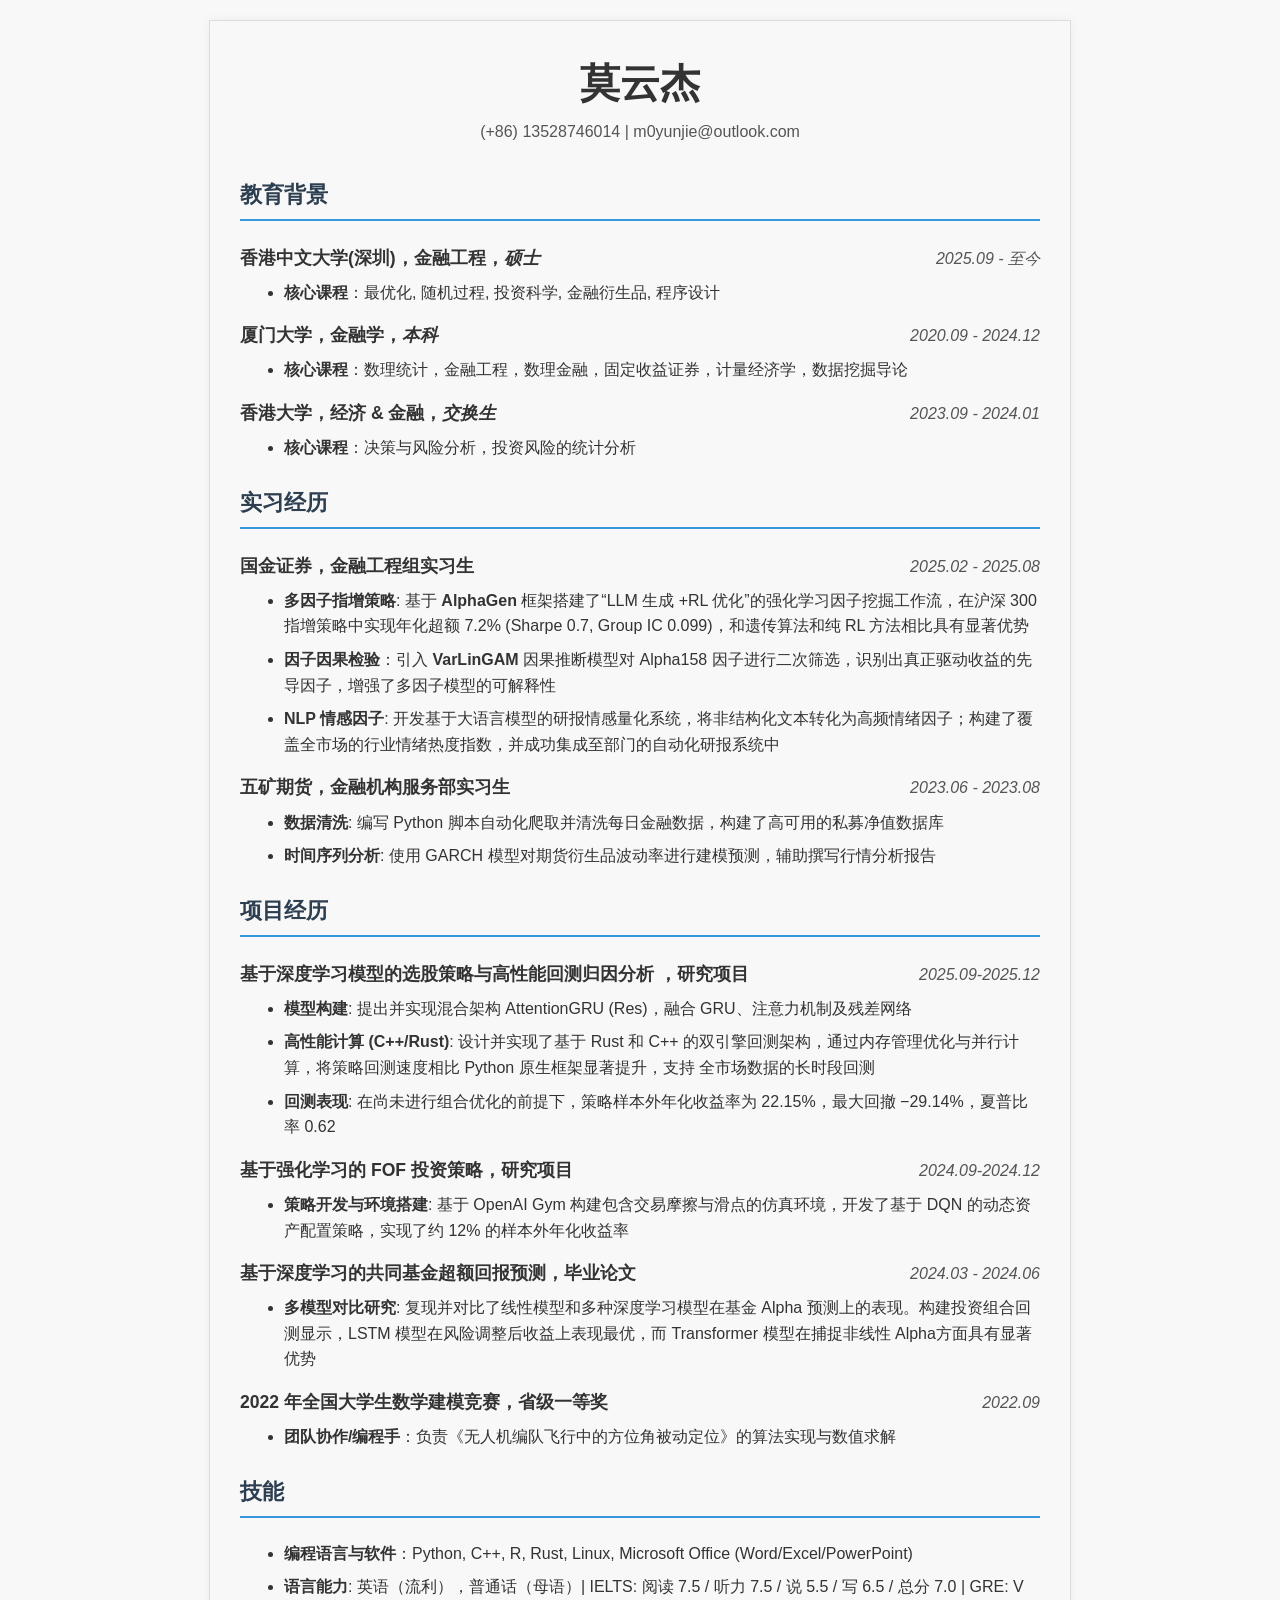
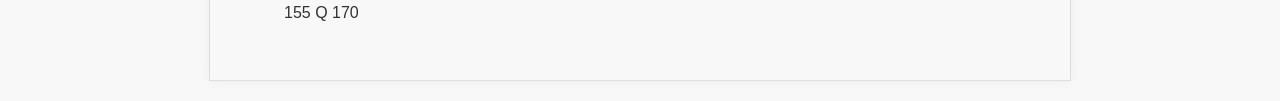
<file: index.html>
<!DOCTYPE html>
<html xmlns="http://www.w3.org/1999/xhtml" lang="" xml:lang="">
<head>
  <meta charset="utf-8" />
  <meta name="generator" content="pandoc" />
  <meta name="viewport" content="width=device-width, initial-scale=1.0, user-scalable=yes" />
  <title>resume</title>
  <link rel="stylesheet" href="resume.css">
</head>
<body>
<div class="header">
    <div class="name">莫云杰</div>
    <div class="contact-info">(+86) 13528746014 | m0yunjie@outlook.com</div>
</div>

<div class="section">
    <div class="section-title">教育背景</div>
    <div class="subsection">
        <div class="subsection-header">
            <div class="subsection-title"><b>香港中文大学(深圳)</b>，金融工程，<i>硕士</i></div>
            <div class="subsection-date">2025.09 - 至今</div>
        </div>
        <div class="subsection-content">
            <ul>
                <li><b>核心课程</b>：最优化, 随机过程, 投资科学, 金融衍生品, 程序设计</li>
            </ul>
        </div>
    </div>
    <div class="subsection">
        <div class="subsection-header">
            <div class="subsection-title"><b>厦门大学</b>，金融学，<i>本科</i></div>
            <div class="subsection-date">2020.09 - 2024.12</div>
        </div>
        <div class="subsection-content">
            <ul>
                <li><b>核心课程</b>：数理统计，金融工程，数理金融，固定收益证券，计量经济学，数据挖掘导论</li>
            </ul>
        </div>
    </div>
    <div class="subsection">
        <div class="subsection-header">
            <div class="subsection-title"><b>香港大学</b>，经济 & 金融，<i>交换生</i></div>
            <div class="subsection-date">2023.09 - 2024.01</div>
        </div>
        <div class="subsection-content">
            <ul>
                <li><b>核心课程</b>：决策与风险分析，投资风险的统计分析</li>
            </ul>
        </div>
    </div>
</div>

<div class="section">
    <div class="section-title">实习经历</div>
    <div class="subsection">
        <div class="subsection-header">
            <div class="subsection-title"><b>国金证券</b>，金融工程组实习生</div>
            <div class="subsection-date">2025.02 - 2025.08</div>
        </div>
        <div class="subsection-content">
            <ul>
                <li><b>多因子指增策略</b>: 基于 <b>AlphaGen</b> 框架搭建了“LLM 生成 +RL 优化”的强化学习因子挖掘工作流，在沪深 300 指增策略中实现年化超额 7.2% (Sharpe 0.7, Group IC 0.099)，和遗传算法和纯 RL 方法相比具有显著优势</li>
                <li><b>因子因果检验</b>：引入 <b>VarLinGAM</b> 因果推断模型对 Alpha158 因子进行二次筛选，识别出真正驱动收益的先导因子，增强了多因子模型的可解释性</li>
                <li><b>NLP 情感因子</b>: 开发基于大语言模型的研报情感量化系统，将非结构化文本转化为高频情绪因子；构建了覆盖全市场的行业情绪热度指数，并成功集成至部门的自动化研报系统中</li>
            </ul>
        </div>
    </div>
    <div class="subsection">
        <div class="subsection-header">
            <div class="subsection-title"><b>五矿期货</b>，金融机构服务部实习生</div>
            <div class="subsection-date">2023.06 - 2023.08</div>
        </div>
        <div class="subsection-content">
            <ul>
                <li><b>数据清洗</b>: 编写 Python 脚本自动化爬取并清洗每日金融数据，构建了高可用的私募净值数据库</li>
                <li><b>时间序列分析</b>: 使用 GARCH 模型对期货衍生品波动率进行建模预测，辅助撰写行情分析报告</li>
            </ul>
        </div>
    </div>
</div>

<div class="section">
    <div class="section-title">项目经历</div>
    <div class="subsection">
        <div class="subsection-header">
            <div class="subsection-title"><b> 基于深度学习模型的选股策略与高性能回测归因分析 </b>，研究项目  </div>
            <div class="subsection-date">2025.09-2025.12</div>
        </div>
        <div class="subsection-content">
            <ul>
                <li><b>模型构建</b>: 提出并实现混合架构 AttentionGRU (Res)，融合 GRU、注意力机制及残差网络</li>
                <li><b>高性能计算 (C++/Rust)</b>: 设计并实现了基于 Rust 和 C++ 的双引擎回测架构，通过内存管理优化与并行计算，将策略回测速度相比 Python 原生框架显著提升，支持 全市场数据的长时段回测</li>
                <li><b>回测表现</b>: 在尚未进行组合优化的前提下，策略样本外年化收益率为 22.15%，最大回撤 −29.14%，夏普比率 0.62</li>
            </ul>
        </div>
    </div>
    <div class="subsection">
        <div class="subsection-header">
            <div class="subsection-title"><b>基于强化学习的 FOF 投资策略</b>，研究项目  </div>
            <div class="subsection-date">2024.09-2024.12</div>
        </div>
        <div class="subsection-content">
            <ul>
                <li><b>策略开发与环境搭建</b>: 基于 OpenAI Gym 构建包含交易摩擦与滑点的仿真环境，开发了基于 DQN 的动态资产配置策略，实现了约 12% 的样本外年化收益率</li>
            </ul>
        </div>
    </div>
    <div class="subsection">
        <div class="subsection-header">
            <div class="subsection-title"><b>基于深度学习的共同基金超额回报预测</b>，毕业论文 </div>
            <div class="subsection-date">2024.03 - 2024.06</div>
        </div>
        <div class="subsection-content">
            <ul>
                <li><b>多模型对比研究</b>: 复现并对比了线性模型和多种深度学习模型在基金 Alpha 预测上的表现。构建投资组合回测显示，LSTM 模型在风险调整后收益上表现最优，而 Transformer 模型在捕捉非线性 Alpha方面具有显著优势</li>
            </ul>
        </div>
    </div>
    <div class="subsection">
        <div class="subsection-header">
            <div class="subsection-title"><b>2022 年全国大学生数学建模竞赛</b>，省级一等奖</div>
            <div class="subsection-date">2022.09</div>
        </div>
        <div class="subsection-content">
            <ul>
                <li><b>团队协作/编程手</b>：负责《无人机编队飞行中的方位角被动定位》的算法实现与数值求解</li>
            </ul>
        </div>
    </div>
</div>

<div class="section">
    <div class="section-title">技能</div>
    <div class="subsection-content">
        <ul>
            <li><b>编程语言与软件</b>：Python, C++, R, Rust, Linux, Microsoft Office (Word/Excel/PowerPoint)</li>
            <li><b>语言能力</b>: 英语（流利），普通话（母语）| IELTS: 阅读 7.5 / 听力 7.5 / 说 5.5 / 写 6.5 / 总分 7.0 | GRE: V 155 Q 170</li>
        </ul>
    </div>
</div>
</body>
</html>
</file>
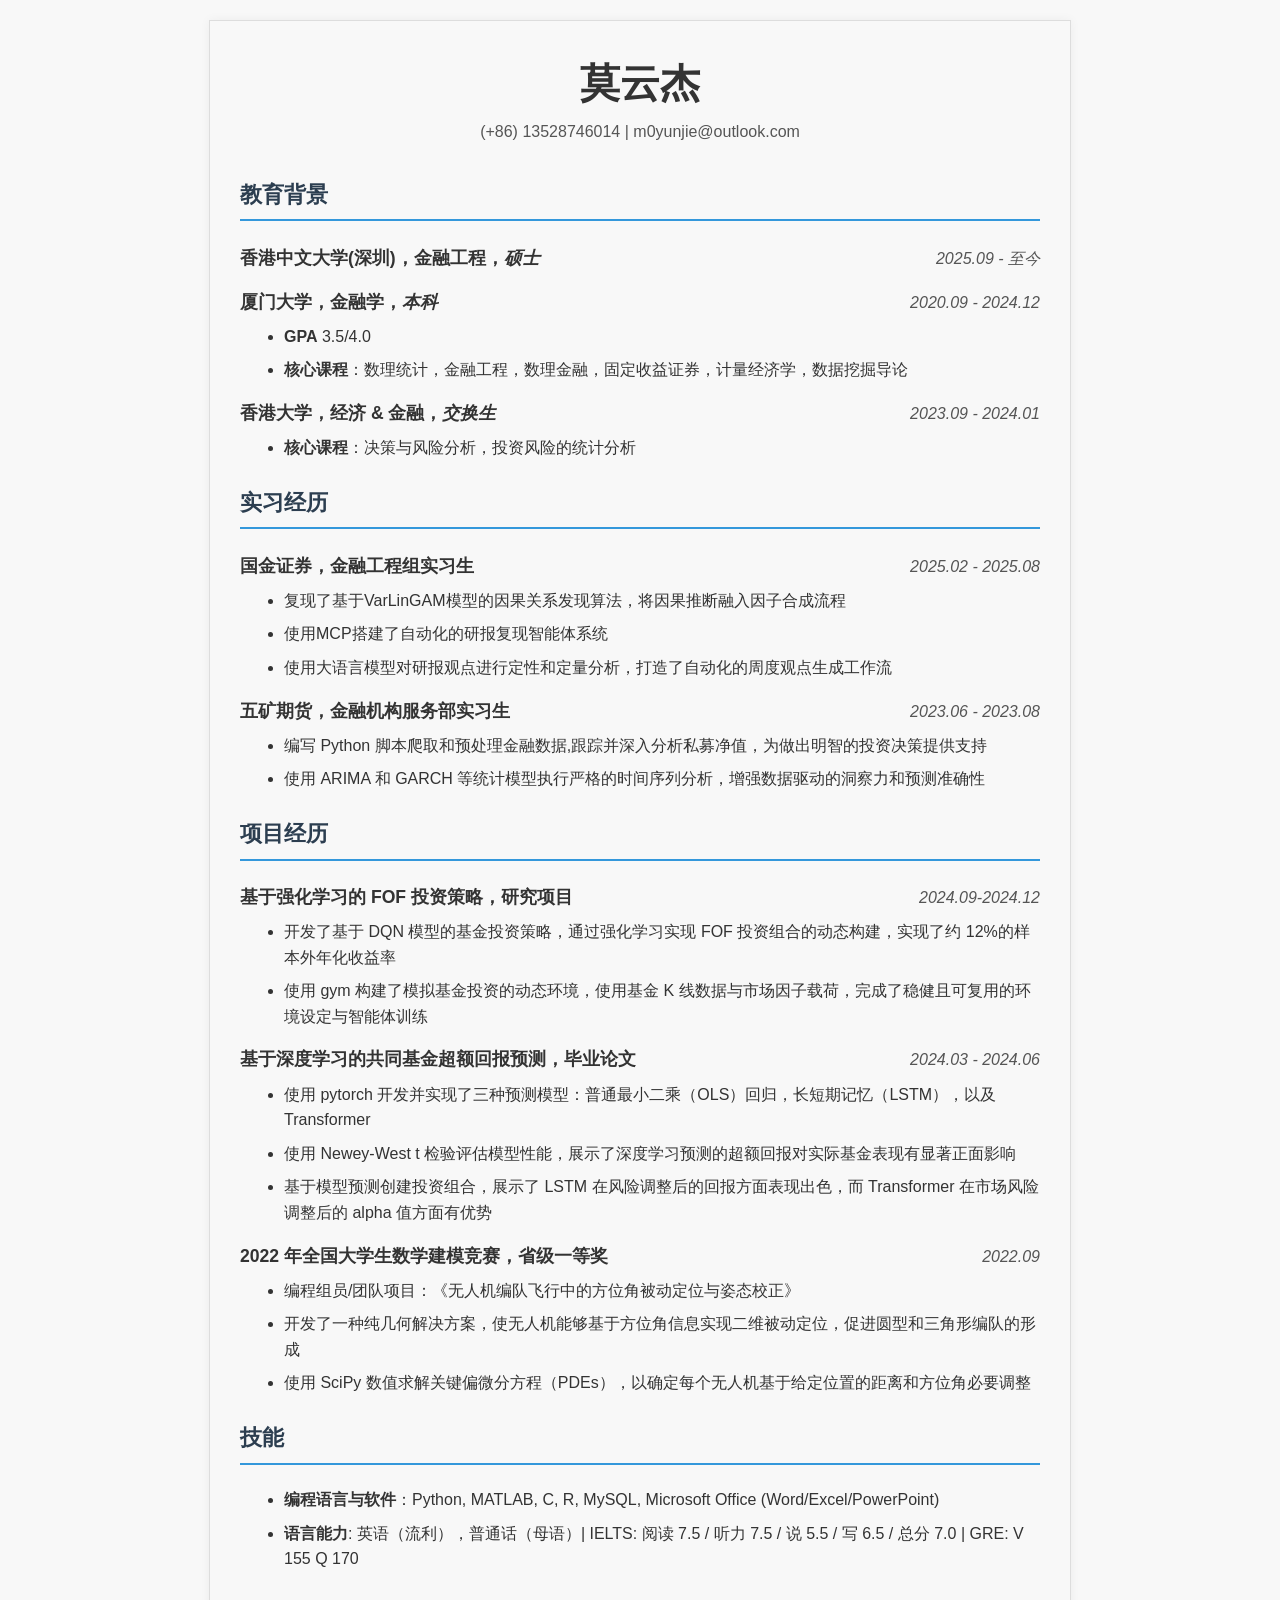
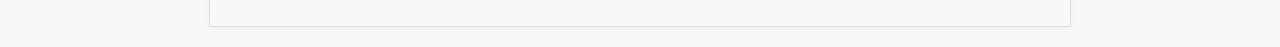
<file: resume.html>
<!DOCTYPE html>
<html xmlns="http://www.w3.org/1999/xhtml" lang="" xml:lang="">
<head>
  <meta charset="utf-8" />
  <meta name="generator" content="pandoc" />
  <meta name="viewport" content="width=device-width, initial-scale=1.0, user-scalable=yes" />
  <title>resume</title>
  <link rel="stylesheet" href="resume.css">
</head>
<body>
<div class="header">
    <div class="name">莫云杰</div>
    <div class="contact-info">(+86) 13528746014 | m0yunjie@outlook.com</div>
</div>

<div class="section">
    <div class="section-title">教育背景</div>
    <div class="subsection">
        <div class="subsection-header">
            <div class="subsection-title"><b>香港中文大学(深圳)</b>，金融工程，<i>硕士</i></div>
            <div class="subsection-date">2025.09 - 至今</div>
        </div>
    </div>
    <div class="subsection">
        <div class="subsection-header">
            <div class="subsection-title"><b>厦门大学</b>，金融学，<i>本科</i></div>
            <div class="subsection-date">2020.09 - 2024.12</div>
        </div>
        <div class="subsection-content">
            <ul>
                <li><b>GPA</b> 3.5/4.0</li>
                <li><b>核心课程</b>：数理统计，金融工程，数理金融，固定收益证券，计量经济学，数据挖掘导论</li>
            </ul>
        </div>
    </div>
    <div class="subsection">
        <div class="subsection-header">
            <div class="subsection-title"><b>香港大学</b>，经济 & 金融，<i>交换生</i></div>
            <div class="subsection-date">2023.09 - 2024.01</div>
        </div>
        <div class="subsection-content">
            <ul>
                <li><b>核心课程</b>：决策与风险分析，投资风险的统计分析</li>
            </ul>
        </div>
    </div>
</div>

<div class="section">
    <div class="section-title">实习经历</div>
    <div class="subsection">
        <div class="subsection-header">
            <div class="subsection-title"><b>国金证券</b>，金融工程组实习生</div>
            <div class="subsection-date">2025.02 - 2025.08</div>
        </div>
        <div class="subsection-content">
            <ul>
                <li>复现了基于VarLinGAM模型的因果关系发现算法，将因果推断融入因子合成流程</li>
                <li>使用MCP搭建了自动化的研报复现智能体系统</li>
                <li>使用大语言模型对研报观点进行定性和定量分析，打造了自动化的周度观点生成工作流</li>
            </ul>
        </div>
    </div>
    <div class="subsection">
        <div class="subsection-header">
            <div class="subsection-title"><b>五矿期货</b>，金融机构服务部实习生</div>
            <div class="subsection-date">2023.06 - 2023.08</div>
        </div>
        <div class="subsection-content">
            <ul>
                <li>编写 Python 脚本爬取和预处理金融数据,跟踪并深入分析私募净值，为做出明智的投资决策提供支持</li>
                <li>使用 ARIMA 和 GARCH 等统计模型执行严格的时间序列分析，增强数据驱动的洞察力和预测准确性</li>
            </ul>
        </div>
    </div>
</div>

<div class="section">
    <div class="section-title">项目经历</div>
    <div class="subsection">
        <div class="subsection-header">
            <div class="subsection-title"><b>基于强化学习的 FOF 投资策略</b>，研究项目</div>
            <div class="subsection-date">2024.09-2024.12</div>
        </div>
        <div class="subsection-content">
            <ul>
                <li>开发了基于 DQN 模型的基金投资策略，通过强化学习实现 FOF 投资组合的动态构建，实现了约 12%的样本外年化收益率</li>
                <li>使用 gym 构建了模拟基金投资的动态环境，使用基金 K 线数据与市场因子载荷，完成了稳健且可复用的环境设定与智能体训练</li>
            </ul>
        </div>
    </div>
    <div class="subsection">
        <div class="subsection-header">
            <div class="subsection-title"><b>基于深度学习的共同基金超额回报预测</b>，毕业论文</div>
            <div class="subsection-date">2024.03 - 2024.06</div>
        </div>
        <div class="subsection-content">
            <ul>
                <li>使用 pytorch 开发并实现了三种预测模型：普通最小二乘（OLS）回归，长短期记忆（LSTM），以及 Transformer</li>
                <li>使用 Newey-West t 检验评估模型性能，展示了深度学习预测的超额回报对实际基金表现有显著正面影响</li>
                <li>基于模型预测创建投资组合，展示了 LSTM 在风险调整后的回报方面表现出色，而 Transformer 在市场风险调整后的 alpha 值方面有优势</li>
            </ul>
        </div>
    </div>
    <div class="subsection">
        <div class="subsection-header">
            <div class="subsection-title"><b>2022 年全国大学生数学建模竞赛</b>，省级一等奖</div>
            <div class="subsection-date">2022.09</div>
        </div>
        <div class="subsection-content">
            <ul>
                <li>编程组员/团队项目：《无人机编队飞行中的方位角被动定位与姿态校正》</li>
                <li>开发了一种纯几何解决方案，使无人机能够基于方位角信息实现二维被动定位，促进圆型和三角形编队的形成</li>
                <li>使用 SciPy 数值求解关键偏微分方程（PDEs），以确定每个无人机基于给定位置的距离和方位角必要调整</li>
            </ul>
        </div>
    </div>
</div>

<div class="section">
    <div class="section-title">技能</div>
    <div class="subsection-content">
        <ul>
            <li><b>编程语言与软件</b>：Python, MATLAB, C, R, MySQL, Microsoft Office (Word/Excel/PowerPoint)</li>
            <li><b>语言能力</b>: 英语（流利），普通话（母语）| IELTS: 阅读 7.5 / 听力 7.5 / 说 5.5 / 写 6.5 / 总分 7.0 | GRE: V 155 Q 170</li>
        </ul>
    </div>
</div>
</body>
</html>
</file>
<file: resume.css>
/* resume.css */

body {
    font-family: 'Helvetica Neue', Helvetica, Arial, sans-serif;
    line-height: 1.6;
    color: #333;
    background-color: #f8f8f8;
    max-width: 800px;
    margin: 20px auto;
    padding: 30px;
    border: 1px solid #ddd;
    box-shadow: 0 0 10px rgba(0, 0, 0, 0.05);
}

.header {
    text-align: center;
    margin-bottom: 2em;
}

.name {
    font-size: 2.5em;
    font-weight: bold;
    margin-bottom: 0.1em;
}

.contact-info {
    font-size: 1em;
    color: #555;
    margin-bottom: 2em;
}

.section {
    margin-bottom: 1.5em;
}

.section-title {
    font-size: 1.4em;
    font-weight: bold;
    color: #2c3e50;
    border-bottom: 2px solid #3498db;
    padding-bottom: 0.3em;
    margin-bottom: 1em;
}

.subsection {
    margin-bottom: 1em;
}

.subsection-header {
    display: flex;
    justify-content: space-between;
    align-items: baseline;
    margin-bottom: 0.5em;
}

.subsection-title {
    font-size: 1.1em;
    font-weight: bold;
}

.subsection-date {
    font-size: 1em;
    font-style: italic;
    color: #555;
    white-space: nowrap;
}

.subsection-content {
    padding-left: 1.5em;
}

.subsection-content ul {
    list-style-type: disc;
    padding-left: 20px;
    margin-top: 0.5em;
}

.subsection-content li {
    margin-bottom: 0.5em;
}

b, strong {
    font-weight: bold;
}

i, em {
    font-style: italic;
}
</file>
